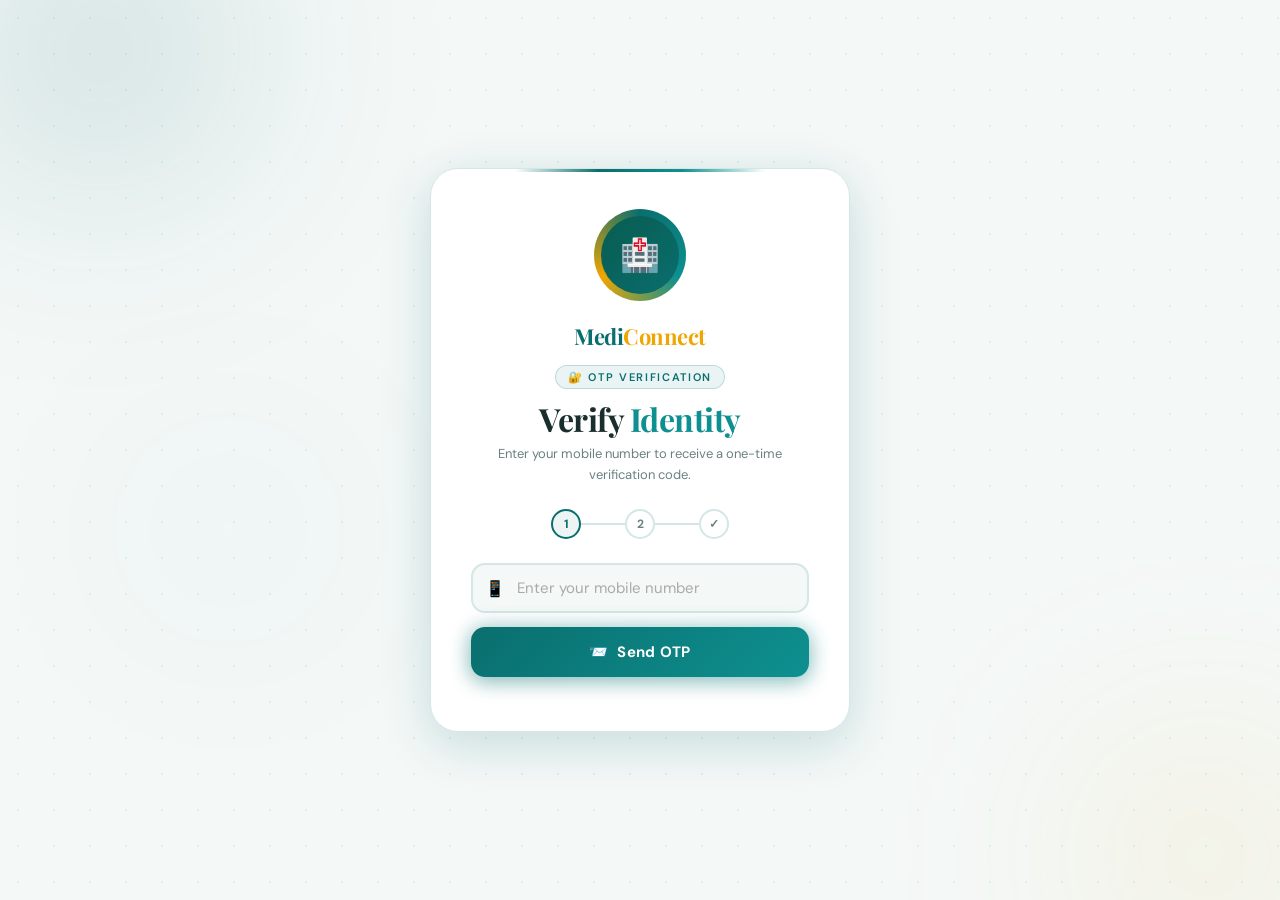
<file: mediconnect/templates/OTP.html>
<!DOCTYPE html>
<html lang="en">
<head>
<meta charset="UTF-8">
<meta name="viewport" content="width=device-width, initial-scale=1.0">
<title>OTP Verification — MediConnect</title>
<link href="https://fonts.googleapis.com/css2?family=Playfair+Display:wght@600;700&family=DM+Sans:wght@300;400;500;600&display=swap" rel="stylesheet">
<style>

:root {
  --primary:       #0a6e6e;
  --primary-light: #0e9090;
  --primary-dark:  #085c50;
  --accent:        #f0a500;
  --bg:            #f4f8f7;
  --white:         #ffffff;
  --text:          #1a2e2e;
  --muted:         #6b8080;
  --border:        #d4e6e6;
  --shadow:        0 4px 24px rgba(10,110,110,0.12);
  --shadow-strong: 0 12px 50px rgba(10,110,110,0.20);
  --green:         #22c55e;
  --red:           #ef4444;
}

*, *::before, *::after {
  margin: 0; padding: 0;
  box-sizing: border-box;
}

body {
  min-height: 100vh;
  display: flex;
  justify-content: center;
  align-items: center;
  background: var(--bg);
  font-family: 'DM Sans', sans-serif;
  position: relative;
  overflow: hidden;
}

/* ── BACKGROUND ORBS ── */
.orb {
  position: fixed;
  border-radius: 50%;
  filter: blur(100px);
  pointer-events: none;
  z-index: 0;
}
.orb-1 {
  width: 400px; height: 400px;
  background: radial-gradient(circle, rgba(10,110,110,0.25), transparent 70%);
  top: -150px; left: -100px;
  animation: drift1 10s ease-in-out infinite;
}
.orb-2 {
  width: 350px; height: 350px;
  background: radial-gradient(circle, rgba(240,165,0,0.15), transparent 70%);
  bottom: -130px; right: -100px;
  animation: drift2 12s ease-in-out infinite;
}
.orb-3 {
  width: 200px; height: 200px;
  background: radial-gradient(circle, rgba(14,144,144,0.12), transparent 70%);
  bottom: 30%; left: 10%;
  animation: drift3 8s ease-in-out infinite;
}

@keyframes drift1 {
  0%,100% { transform: translate(0,0) scale(1); }
  50%      { transform: translate(30px,20px) scale(1.1); }
}
@keyframes drift2 {
  0%,100% { transform: translate(0,0) scale(1); }
  50%      { transform: translate(-20px,-30px) scale(1.05); }
}
@keyframes drift3 {
  0%,100% { transform: translate(0,0) scale(1); }
  50%      { transform: translate(15px,-15px) scale(1.1); }
}

/* ── DOT GRID ── */
body::before {
  content: "";
  position: fixed; inset: 0;
  background-image: radial-gradient(circle, rgba(10,110,110,0.08) 1px, transparent 1px);
  background-size: 36px 36px;
  z-index: 0; pointer-events: none;
}

/* ── CARD ── */
.container {
  position: relative; z-index: 1;
  width: 420px;
  padding: 44px 40px;
  border-radius: 28px;
  background: white;
  border: 1.5px solid var(--border);
  box-shadow: var(--shadow-strong);
  animation: fadeUp 0.7s cubic-bezier(0.22,1,0.36,1) both;
  text-align: center;
}

.container::before {
  content: "";
  position: absolute;
  top: 0; left: 50%; transform: translateX(-50%);
  width: 60%; height: 3px;
  background: linear-gradient(90deg, transparent, var(--primary), var(--primary-light), transparent);
  border-radius: 100px;
}

@keyframes fadeUp {
  from { opacity: 0; transform: translateY(30px) scale(0.97); }
  to   { opacity: 1; transform: translateY(0) scale(1); }
}

/* ── LOGO ── */
.logo-wrap {
  display: flex;
  justify-content: center;
  margin-bottom: 24px;
}

.logo {
  position: relative;
  width: 84px; height: 84px;
}

.logo-ring {
  position: absolute; inset: -4px;
  border-radius: 50%;
  background: conic-gradient(from 0deg, var(--primary), var(--primary-light), var(--accent), var(--primary));
  animation: spin 6s linear infinite;
  z-index: 0;
}

.logo-inner {
  position: absolute; inset: 3px;
  border-radius: 50%;
  background: linear-gradient(135deg, var(--primary-dark), var(--primary));
  z-index: 1;
  display: flex; align-items: center; justify-content: center;
}

@keyframes spin {
  from { transform: rotate(0deg); }
  to   { transform: rotate(360deg); }
}

/* ── HEADER TEXT ── */
.app-name {
  font-family: 'Playfair Display', serif;
  font-size: 22px; font-weight: 700;
  color: var(--primary);
  margin-bottom: 4px;
  letter-spacing: -0.5px;
}

.app-name span { color: var(--accent); }

.eyebrow {
  display: inline-block;
  font-size: 11px; font-weight: 600;
  letter-spacing: 0.15em;
  text-transform: uppercase;
  color: var(--primary);
  background: rgba(10,110,110,0.08);
  border: 1px solid rgba(10,110,110,0.2);
  padding: 4px 12px;
  border-radius: 100px;
  margin-bottom: 12px;
}

h1 {
  font-family: 'Playfair Display', serif;
  font-size: 32px; font-weight: 700;
  color: var(--text);
  line-height: 1.1;
  letter-spacing: -0.5px;
  margin-bottom: 8px;
}

h1 span {
  color: var(--primary-light);
}

.subtitle {
  font-size: 13px;
  color: var(--muted);
  line-height: 1.6;
  margin-bottom: 24px;
}

/* ── STEP INDICATOR ── */
.steps {
  display: flex; align-items: center;
  justify-content: center;
  gap: 0; margin-bottom: 24px;
}

.step {
  display: flex; align-items: center; justify-content: center;
  width: 30px; height: 30px;
  border-radius: 50%;
  font-size: 12px; font-weight: 700;
  border: 2px solid var(--border);
  color: var(--muted);
  background: white;
  transition: all 0.3s;
  position: relative; z-index: 1;
}

.step.active {
  border-color: var(--primary);
  color: var(--primary);
  background: rgba(10,110,110,0.08);
}

.step.done {
  border-color: var(--primary);
  background: var(--primary);
  color: white;
}

.step-line {
  flex: 1; max-width: 44px;
  height: 2px;
  background: var(--border);
  transition: background 0.3s;
}

.step-line.done { background: var(--primary); }

/* ── FIELDS ── */
.field {
  position: relative;
  margin-bottom: 14px;
  text-align: left;
}

.field-icon {
  position: absolute;
  left: 14px; top: 50%;
  transform: translateY(-50%);
  color: var(--muted);
  display: flex; align-items: center;
  pointer-events: none;
  font-size: 16px;
}

input[type="tel"] {
  width: 100%;
  padding: 13px 14px 13px 44px;
  border: 2px solid var(--border);
  border-radius: 14px;
  background: var(--bg);
  color: var(--text);
  font-family: 'DM Sans', sans-serif;
  font-size: 15px;
  outline: none;
  transition: border-color 0.2s, box-shadow 0.2s;
}

input[type="tel"]::placeholder { color: #aaa; }

input[type="tel"]:focus {
  border-color: var(--primary-light);
  background: white;
  box-shadow: 0 0 0 4px rgba(10,110,110,0.08);
}

/* ── OTP BOXES ── */
.otp-boxes {
  display: flex; gap: 10px;
  justify-content: center;
  margin-bottom: 16px;
}

.otp-box {
  width: 52px; height: 58px;
  background: var(--bg);
  border: 2px solid var(--border);
  border-radius: 14px;
  color: var(--text);
  font-family: 'Playfair Display', serif;
  font-size: 22px; font-weight: 700;
  text-align: center;
  outline: none;
  padding: 0;
  transition: all 0.2s;
  caret-color: var(--primary);
}

.otp-box:focus {
  border-color: var(--primary-light);
  background: white;
  box-shadow: 0 0 0 4px rgba(10,110,110,0.08);
  transform: scale(1.06);
}

.otp-box.filled {
  border-color: var(--primary);
  background: rgba(10,110,110,0.06);
  color: var(--primary);
}

/* ── BUTTONS ── */
.btn-wrap {
  position: relative;
  margin-bottom: 10px;
}

.btn-glow {
  position: absolute; inset: -2px;
  border-radius: 16px;
  background: linear-gradient(135deg, var(--primary), var(--primary-light));
  filter: blur(10px);
  opacity: 0.25;
  transition: opacity 0.3s;
  z-index: 0;
}

.btn-wrap:hover .btn-glow { opacity: 0.5; }

.btn {
  position: relative; z-index: 1;
  display: flex; align-items: center;
  justify-content: center; gap: 8px;
  width: 100%; padding: 15px 24px;
  border: none; border-radius: 14px;
  background: linear-gradient(135deg, var(--primary), var(--primary-light));
  color: white;
  font-family: 'DM Sans', sans-serif;
  font-size: 15px; font-weight: 700;
  cursor: pointer; letter-spacing: 0.3px;
  transition: transform 0.2s, opacity 0.2s;
  box-shadow: 0 6px 20px rgba(10,110,110,0.3);
}

.btn:hover { transform: translateY(-2px); opacity: 0.92; }
.btn:active { transform: scale(0.98); }

.btn-secondary {
  width: 100%; padding: 13px 24px;
  border: 2px solid var(--border);
  border-radius: 14px;
  background: white;
  color: var(--muted);
  font-family: 'DM Sans', sans-serif;
  font-size: 14px; font-weight: 600;
  cursor: pointer;
  transition: all 0.2s;
  display: flex; align-items: center;
  justify-content: center; gap: 8px;
  margin-bottom: 10px;
}

.btn-secondary:hover {
  background: var(--bg);
  color: var(--primary);
  border-color: var(--primary);
}

.btn-secondary:disabled {
  opacity: 0.4;
  cursor: not-allowed;
}

/* ── TIMER ── */
.timer-wrap {
  display: flex; align-items: center;
  justify-content: center; gap: 8px;
  margin: 12px 0 4px;
  font-size: 13px; color: var(--muted);
  min-height: 28px;
}

.timer-dot {
  width: 7px; height: 7px;
  border-radius: 50%;
  background: var(--accent);
  animation: pulse 1s ease-in-out infinite;
}

@keyframes pulse {
  0%,100% { opacity: 1; transform: scale(1); }
  50%      { opacity: 0.4; transform: scale(0.7); }
}

.timer-text {
  font-weight: 600;
  color: var(--accent);
  font-size: 13px;
}

/* ── MESSAGE ── */
.message {
  margin-top: 10px;
  font-size: 13px; font-weight: 600;
  min-height: 20px;
  border-radius: 10px;
  padding: 0;
  transition: all 0.3s;
}

.message.error {
  color: var(--red);
  background: rgba(239,68,68,0.08);
  border: 1px solid rgba(239,68,68,0.2);
  padding: 10px 14px;
}

.message.success {
  color: var(--green);
  background: rgba(34,197,94,0.08);
  border: 1px solid rgba(34,197,94,0.2);
  padding: 10px 14px;
}

/* ── DIVIDER ── */
.divider {
  height: 1px;
  background: var(--border);
  margin: 18px 0;
}

/* ── SUCCESS SCREEN ── */
.success-screen {
  display: none;
  animation: fadeUp 0.6s cubic-bezier(0.22,1,0.36,1) both;
}

.success-ring {
  position: relative;
  width: 96px; height: 96px;
  margin: 0 auto 20px;
}

.success-ring-outer {
  position: absolute; inset: -4px;
  border-radius: 50%;
  background: conic-gradient(from 0deg, var(--primary), var(--primary-light), var(--accent), var(--primary));
  animation: spin 4s linear infinite;
}

.success-ring-inner {
  position: absolute; inset: 3px;
  border-radius: 50%;
  background: white;
  display: flex; align-items: center; justify-content: center;
}

.checkmark-svg {
  animation: popIn 0.5s cubic-bezier(0.34,1.56,0.64,1) 0.2s both;
}

@keyframes popIn {
  from { opacity: 0; transform: scale(0.5); }
  to   { opacity: 1; transform: scale(1); }
}

/* ── TOAST ── */
#otp-toast {
  position: fixed;
  top: 24px; left: 50%;
  transform: translateX(-50%) translateY(-10px);
  background: white;
  border: 1.5px solid var(--primary);
  color: var(--text);
  padding: 12px 24px;
  border-radius: 14px;
  font-family: 'DM Sans', sans-serif;
  font-size: 14px; font-weight: 600;
  z-index: 100;
  box-shadow: var(--shadow-strong);
  transition: all 0.3s cubic-bezier(0.22,1,0.36,1);
  white-space: nowrap;
  opacity: 0;
}

/* ── SHAKE ── */
@keyframes shake {
  0%,100% { transform: translateX(0); }
  20%      { transform: translateX(-6px); }
  40%      { transform: translateX(6px); }
  60%      { transform: translateX(-4px); }
  80%      { transform: translateX(4px); }
}

/* ── SENT-TO ── */
#sent-to {
  background: rgba(10,110,110,0.06);
  border: 1px solid rgba(10,110,110,0.15);
  border-radius: 10px;
  padding: 8px 14px;
  font-size: 13px;
  color: var(--primary);
  font-weight: 600;
  margin-bottom: 16px;
}

</style>
</head>
<body>

<!-- Background Orbs -->
<div class="orb orb-1"></div>
<div class="orb orb-2"></div>
<div class="orb orb-3"></div>

<div class="container" id="main-card">

  <!-- Logo -->
  <div class="logo-wrap">
    <div class="logo">
      <div class="logo-ring"></div>
      <div class="logo-inner">
        <span style="font-size:32px;">🏥</span>
      </div>
    </div>
  </div>

  <!-- App Name -->
  <div class="app-name">Medi<span>Connect</span></div>

  <!-- Main Flow -->
  <div id="verify-flow">

    <div class="eyebrow" style="margin-top:10px;">🔐 OTP Verification</div>
    <h1>Verify <span>Identity</span></h1>
    <p class="subtitle">Enter your mobile number to receive a one-time verification code.</p>

    <!-- Steps -->
    <div class="steps" id="steps">
      <div class="step active" id="step1">1</div>
      <div class="step-line" id="line1"></div>
      <div class="step" id="step2">2</div>
      <div class="step-line" id="line2"></div>
      <div class="step" id="step3">✓</div>
    </div>

    <!-- Phase 1: Phone -->
    <div id="phase-phone">
      <div class="field">
        <div class="field-icon">📱</div>
        <input type="tel" id="number" placeholder="Enter your mobile number" maxlength="15" />
      </div>

      <div class="btn-wrap">
        <div class="btn-glow"></div>
        <button class="btn" onclick="sendOTP()">
          📨 &nbsp;Send OTP
        </button>
      </div>
    </div>

    <!-- Phase 2: OTP -->
    <div id="phase-otp" style="display:none;">

      <p id="sent-to"></p>

      <div class="otp-boxes" id="otp-boxes">
        <input class="otp-box" maxlength="1" type="text" inputmode="numeric" pattern="[0-9]"/>
        <input class="otp-box" maxlength="1" type="text" inputmode="numeric" pattern="[0-9]"/>
        <input class="otp-box" maxlength="1" type="text" inputmode="numeric" pattern="[0-9]"/>
        <input class="otp-box" maxlength="1" type="text" inputmode="numeric" pattern="[0-9]"/>
        <input class="otp-box" maxlength="1" type="text" inputmode="numeric" pattern="[0-9]"/>
        <input class="otp-box" maxlength="1" type="text" inputmode="numeric" pattern="[0-9]"/>
      </div>

      <div class="timer-wrap" id="timer-wrap" style="display:none;">
        <div class="timer-dot" id="timer-dot"></div>
        <span class="timer-text" id="timer-text"></span>
      </div>

      <div class="divider"></div>

      <div class="btn-wrap">
        <div class="btn-glow"></div>
        <button class="btn" onclick="verifyOTP()" id="verify-btn">
          ✅ &nbsp;Verify OTP
        </button>
      </div>

      <button class="btn-secondary" id="resend-btn" onclick="resendOTP()" disabled>
        🔄 &nbsp;<span id="resend-label">Resend OTP</span>
      </button>

      <div class="message" id="message"></div>
    </div>

  </div>

  <!-- Success Screen -->
  <div class="success-screen" id="success-screen">
    <div class="success-ring">
      <div class="success-ring-outer"></div>
      <div class="success-ring-inner">
        <svg class="checkmark-svg" width="44" height="44" viewBox="0 0 44 44" fill="none">
          <polyline points="10,24 19,32 34,14"
            stroke="#0a6e6e" stroke-width="4"
            stroke-linecap="round" stroke-linejoin="round"/>
        </svg>
      </div>
    </div>

    <div class="eyebrow" style="color:var(--primary);margin-top:4px;">
      ✅ Verified Successfully
    </div>

    <h1 style="margin-top:12px;">
      All <span>Done!</span>
    </h1>

    <p class="subtitle" style="margin-top:10px;">
      Your identity has been verified successfully.<br>
      You're now securely logged in to MediConnect.
    </p>

    <div style="display:flex;gap:8px;justify-content:center;margin:16px 0;">
      <div style="display:flex;align-items:center;gap:6px;
        font-size:12px;color:var(--primary);font-weight:600;
        background:rgba(10,110,110,0.08);
        border:1.5px solid rgba(10,110,110,0.2);
        padding:6px 14px;border-radius:10px;">
        🛡️ Session Active
      </div>
      <div style="display:flex;align-items:center;gap:6px;
        font-size:12px;color:var(--accent);font-weight:600;
        background:rgba(240,165,0,0.08);
        border:1.5px solid rgba(240,165,0,0.2);
        padding:6px 14px;border-radius:10px;">
        🏥 MediConnect
      </div>
    </div>

    <div class="btn-wrap" style="margin-top:8px;">
      <div class="btn-glow"></div>
      <button class="btn" onclick="window.location.href='/'">
        🏠 &nbsp;Go to Home
      </button>
    </div>
  </div>

</div>

<script>
  let generatedOTP = "";
  let timer, resendTimer;
  let timeLeft = 30, resendLeft = 30;

  // OTP box navigation
  const boxes = document.querySelectorAll('.otp-box');
  boxes.forEach((box, i) => {
    box.addEventListener('input', e => {
      const val = e.target.value.replace(/\D/g,'');
      e.target.value = val;
      e.target.classList.toggle('filled', val.length > 0);
      if (val && i < boxes.length - 1) boxes[i+1].focus();
    });
    box.addEventListener('keydown', e => {
      if (e.key === 'Backspace' && !box.value && i > 0) boxes[i-1].focus();
    });
    box.addEventListener('paste', e => {
      e.preventDefault();
      const data = e.clipboardData.getData('text').replace(/\D/g,'').slice(0,6);
      data.split('').forEach((ch, idx) => {
        if (boxes[idx]) { boxes[idx].value = ch; boxes[idx].classList.add('filled'); }
      });
      if (boxes[Math.min(data.length, 5)]) boxes[Math.min(data.length, 5)].focus();
    });
  });

  function sendOTP() {
    const number = document.getElementById("number").value.trim();
    if (!number || number.length < 6) {
      const inp = document.getElementById("number");
      inp.style.borderColor = "rgba(239,68,68,0.5)";
      inp.style.boxShadow   = "0 0 0 4px rgba(239,68,68,0.08)";
      setTimeout(() => { inp.style.borderColor = ""; inp.style.boxShadow = ""; }, 1200);
      return;
    }

    generatedOTP = Math.floor(100000 + Math.random() * 900000).toString();
    showToast("🔑 Your OTP is: " + generatedOTP);

    document.getElementById("phase-phone").style.display = "none";
    document.getElementById("phase-otp").style.display   = "block";
    document.getElementById("sent-to").textContent = "📲 Code sent to " + maskNumber(number);

    // Step indicator
    document.getElementById("step1").className   = "step done";
    document.getElementById("step1").textContent = "✓";
    document.getElementById("line1").className   = "step-line done";
    document.getElementById("step2").className   = "step active";

    document.getElementById("timer-wrap").style.display = "flex";
    startTimer();
    startResendTimer();
    boxes[0].focus();
  }

  function maskNumber(n) {
    return n.slice(0,2) + "•".repeat(Math.max(0, n.length-4)) + n.slice(-2);
  }

  function startTimer() {
    clearInterval(timer);
    timeLeft = 30;
    const dot  = document.getElementById("timer-dot");
    const text = document.getElementById("timer-text");
    dot.style.background  = "var(--accent)";
    dot.style.animation   = "pulse 1s ease-in-out infinite";
    text.style.color      = "var(--accent)";

    timer = setInterval(() => {
      text.textContent = "OTP expires in " + timeLeft + "s";
      timeLeft--;
      if (timeLeft < 0) {
        clearInterval(timer);
        generatedOTP = "";
        dot.style.background = "var(--red)";
        dot.style.animation  = "none";
        text.style.color     = "var(--red)";
        text.textContent     = "OTP expired — please resend";
      }
    }, 1000);
  }

  function startResendTimer() {
    resendLeft = 30;
    const btn   = document.getElementById("resend-btn");
    const label = document.getElementById("resend-label");
    btn.disabled = true;
    clearInterval(resendTimer);
    resendTimer = setInterval(() => {
      resendLeft--;
      label.textContent = "Resend in " + resendLeft + "s";
      if (resendLeft <= 0) {
        clearInterval(resendTimer);
        btn.disabled      = false;
        label.textContent = "Resend OTP";
      }
    }, 1000);
  }

  function resendOTP() {
    generatedOTP = Math.floor(100000 + Math.random() * 900000).toString();
    showToast("🔑 New OTP is: " + generatedOTP);
    boxes.forEach(b => { b.value = ""; b.classList.remove('filled'); });
    boxes[0].focus();
    setMessage("", "");
    const text = document.getElementById("timer-text");
    text.style.color = "var(--accent)";
    document.getElementById("timer-dot").style.background = "var(--accent)";
    document.getElementById("timer-dot").style.animation  = "pulse 1s ease-in-out infinite";
    startTimer();
    startResendTimer();
  }

  function verifyOTP() {
    const entered = Array.from(boxes).map(b => b.value).join('');
    if (entered.length < 6) {
      shakeBoxes();
      setMessage("Please enter the full 6-digit code.", "error");
      return;
    }
    if (entered === generatedOTP) {
      clearInterval(timer); clearInterval(resendTimer);
      document.getElementById("step2").className   = "step done";
      document.getElementById("step2").textContent = "✓";
      document.getElementById("line2").className   = "step-line done";
      document.getElementById("step3").className   = "step done";
      setMessage("✅ OTP Verified!", "success");
      setTimeout(() => {
        document.getElementById("verify-flow").style.display = "none";
        document.getElementById("success-screen").style.display = "block";
      }, 600);
    } else {
      shakeBoxes();
      setMessage("❌ Incorrect OTP. Please try again.", "error");
      boxes.forEach(b => { b.value = ""; b.classList.remove('filled'); });
      boxes[0].focus();
    }
  }

  function setMessage(text, type) {
    const m = document.getElementById("message");
    m.textContent = text;
    m.className   = "message" + (type ? " " + type : "");
  }

  function shakeBoxes() {
    const wrap = document.getElementById("otp-boxes");
    wrap.style.animation = "none";
    wrap.offsetHeight;
    wrap.style.animation = "shake 0.4s ease";
  }

  function showToast(msg) {
    let t = document.getElementById("otp-toast");
    if (!t) {
      t = document.createElement("div");
      t.id = "otp-toast";
      document.body.appendChild(t);
    }
    t.textContent = msg;
    t.style.opacity   = "1";
    t.style.transform = "translateX(-50%) translateY(0)";
    clearTimeout(t._hide);
    t._hide = setTimeout(() => {
      t.style.opacity   = "0";
      t.style.transform = "translateX(-50%) translateY(-10px)";
    }, 4000);
  }
</script>

<style>
  @keyframes shake {
    0%,100% { transform: translateX(0); }
    20%      { transform: translateX(-6px); }
    40%      { transform: translateX(6px); }
    60%      { transform: translateX(-4px); }
    80%      { transform: translateX(4px); }
  }
</style>

</body>
</html>
</file>
